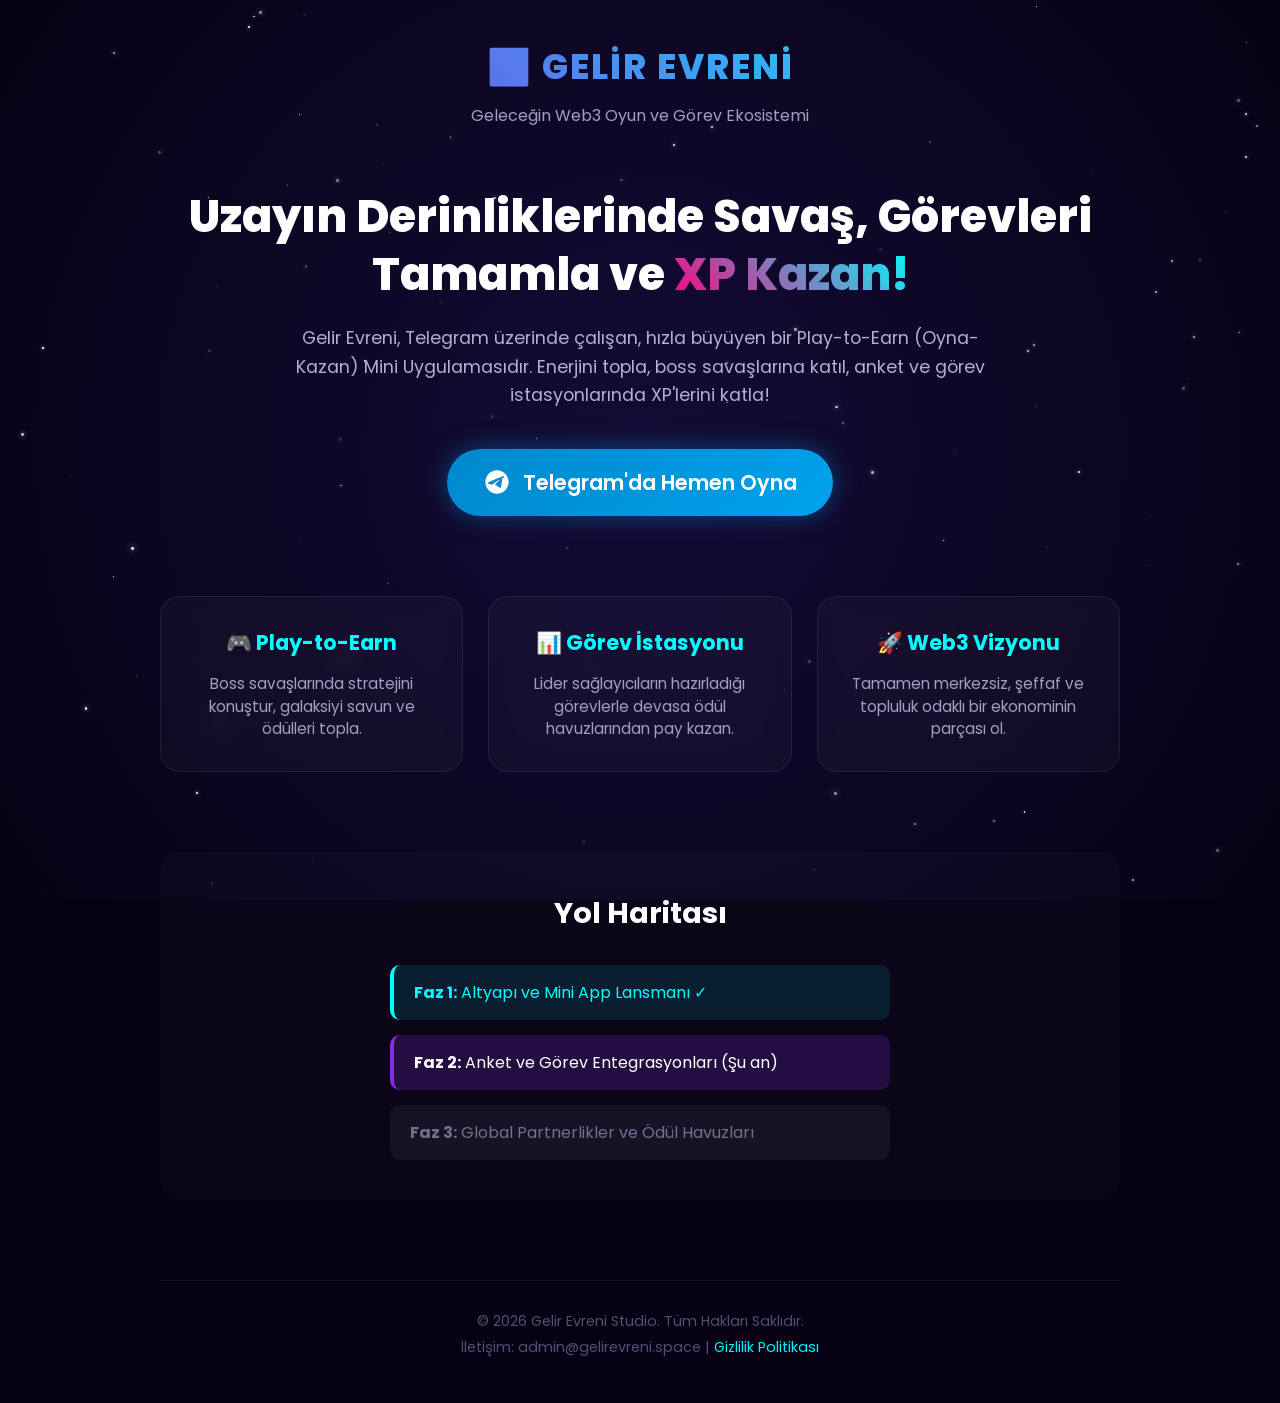
<file: index.html>
<!DOCTYPE html>
<html lang="tr">
<head>
    <meta charset="UTF-8">
    <meta name="viewport" content="width=device-width, initial-scale=1.0">
    <title>Gelir Evreni - Telegram Web3 Ekosistemi</title>
    <link rel="stylesheet" href="style.css">
    <link href="https://fonts.googleapis.com/css2?family=Poppins:wght@300;400;600;800&display=swap" rel="stylesheet">
</head>
<body>

    <div class="space-bg"></div>

    <div class="container">
        <header>
            <div class="logo">🌌 Gelir Evreni</div>
            <p class="tagline">Geleceğin Web3 Oyun ve Görev Ekosistemi</p>
        </header>

        <main class="hero">
            <h1>Uzayın Derinliklerinde Savaş, Görevleri Tamamla ve <span class="highlight">XP Kazan!</span></h1>
            <p class="description">
                Gelir Evreni, Telegram üzerinde çalışan, hızla büyüyen bir Play-to-Earn (Oyna-Kazan) Mini Uygulamasıdır. 
                Enerjini topla, boss savaşlarına katıl, anket ve görev istasyonlarında XP'lerini katla!
            </p>

            <a href="https://t.me/gelirevreni_bot" target="_blank" class="cta-button">
                <svg viewBox="0 0 24 24" class="tg-icon"><path d="M12 2C6.48 2 2 6.48 2 12s4.48 10 10 10 10-4.48 10-10S17.52 2 12 2zm4.64 6.8c-.15 1.58-.8 5.42-1.13 7.19-.14.75-.42 1-.68 1.03-.58.05-1.02-.38-1.58-.75-.88-.58-1.38-.94-2.23-1.5-1-.65-.35-1 .22-1.62.15-.15 2.7-2.46 2.75-2.67.01-.03.01-.15-.06-.21-.07-.06-.17-.04-.25-.02-.11.02-1.83 1.16-5.16 3.41-.49.33-.93.5-1.33.49-.44-.01-1.29-.25-1.92-.45-.77-.25-1.39-.39-1.34-.83.03-.23.35-.46.97-.71 3.8-1.65 6.33-2.74 7.6-3.27 3.61-1.51 4.36-1.77 4.85-1.78.11 0 .35.03.5.16.13.1.17.24.19.34.02.13.03.38.01.55z"/></svg>
                Telegram'da Hemen Oyna
            </a>
        </main>

        <section class="features">
            <div class="card">
                <h3>🎮 Play-to-Earn</h3>
                <p>Boss savaşlarında stratejini konuştur, galaksiyi savun ve ödülleri topla.</p>
            </div>
            <div class="card">
                <h3>📊 Görev İstasyonu</h3>
                <p>Lider sağlayıcıların hazırladığı görevlerle devasa ödül havuzlarından pay kazan.</p>
            </div>
            <div class="card">
                <h3>🚀 Web3 Vizyonu</h3>
                <p>Tamamen merkezsiz, şeffaf ve topluluk odaklı bir ekonominin parçası ol.</p>
            </div>
        </section>

        <section class="roadmap">
            <h2>Yol Haritası</h2>
            <div class="timeline">
                <div class="step done"><strong>Faz 1:</strong> Altyapı ve Mini App Lansmanı ✓</div>
                <div class="step active"><strong>Faz 2:</strong> Anket ve Görev Entegrasyonları (Şu an)</div>
                <div class="step"><strong>Faz 3:</strong> Global Partnerlikler ve Ödül Havuzları</div>
            </div>
        </section>

        <footer>
            <p>&copy; 2026 Gelir Evreni Studio. Tüm Hakları Saklıdır.</p>
            <p>İletişim: admin@gelirevreni.space | <a href="privacy.html" style="color: #00f0ff; text-decoration: none;">Gizlilik Politikası</a></p>
        </footer>
    </div>
<script src="index.js"></script>
</body>
</html>
</file>
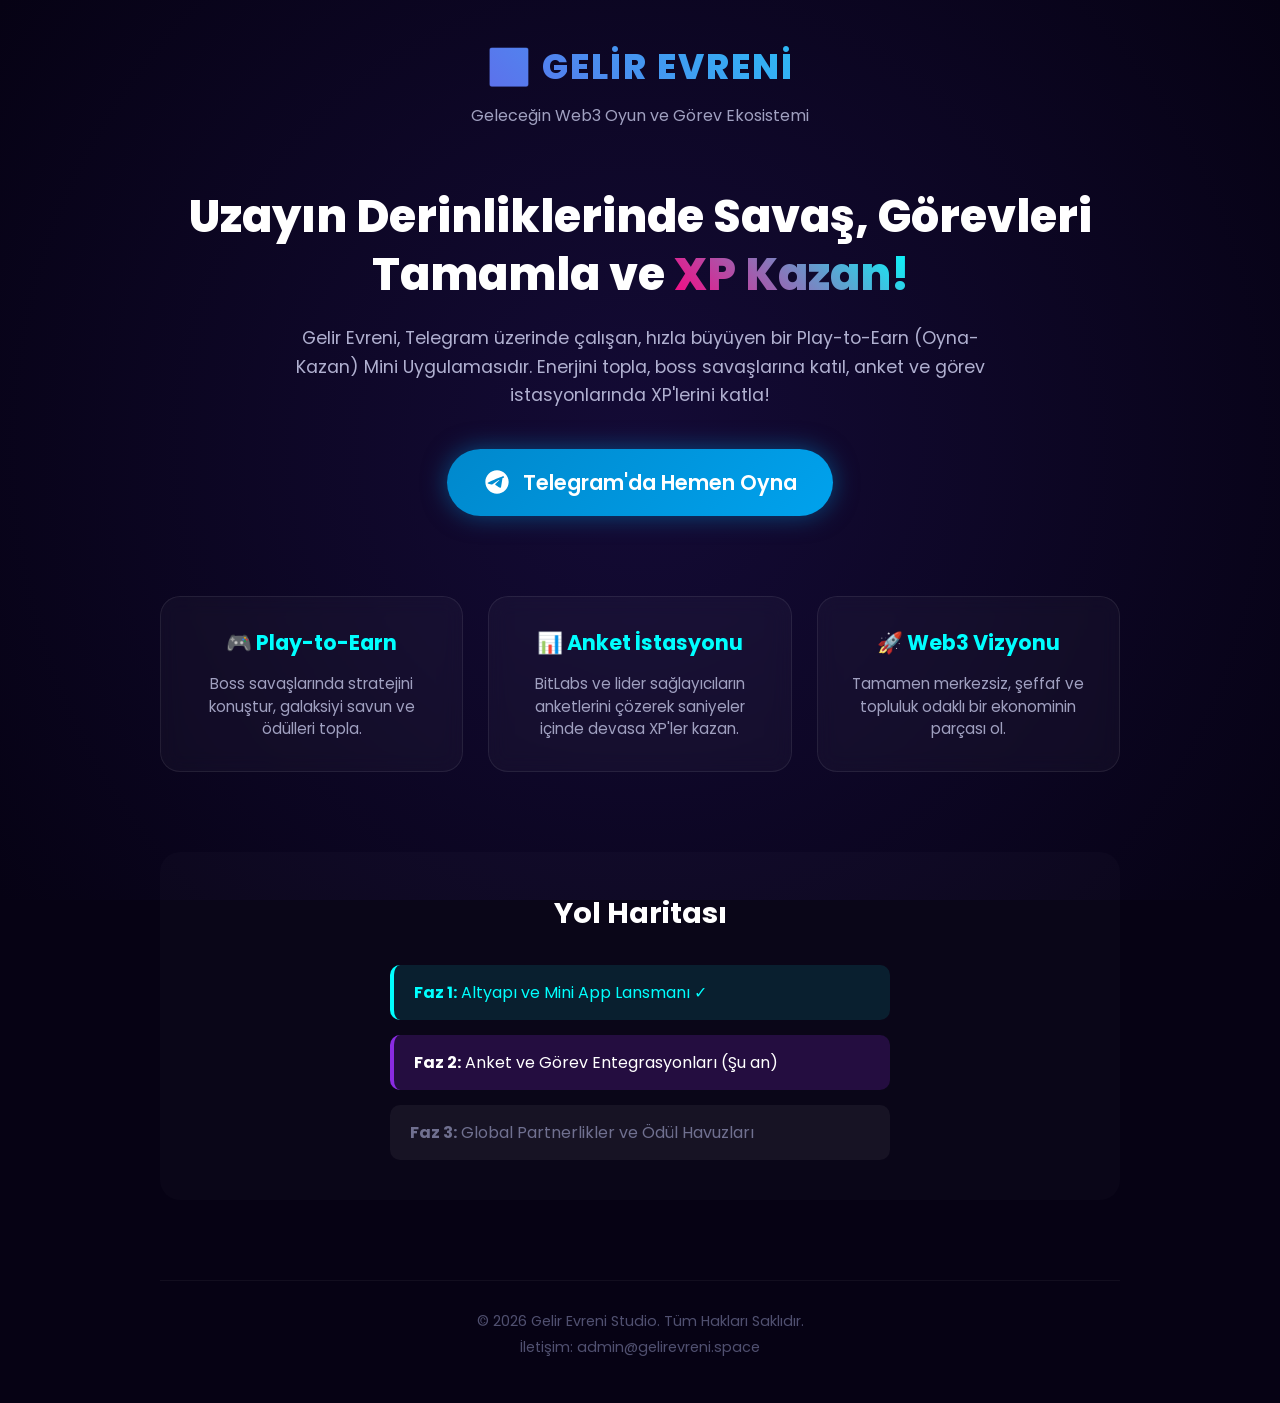
<file: İndex.html>
<!DOCTYPE html>
<html lang="tr">
<head>
    <meta charset="UTF-8">
    <meta name="viewport" content="width=device-width, initial-scale=1.0">
    <title>Gelir Evreni - Telegram Web3 Ekosistemi</title>
    <link rel="stylesheet" href="style.css">
    <link href="https://fonts.googleapis.com/css2?family=Poppins:wght@300;400;600;800&display=swap" rel="stylesheet">
</head>
<body>

    <div class="space-bg"></div>

    <div class="container">
        <header>
            <div class="logo">🌌 Gelir Evreni</div>
            <p class="tagline">Geleceğin Web3 Oyun ve Görev Ekosistemi</p>
        </header>

        <main class="hero">
            <h1>Uzayın Derinliklerinde Savaş, Görevleri Tamamla ve <span class="highlight">XP Kazan!</span></h1>
            <p class="description">
                Gelir Evreni, Telegram üzerinde çalışan, hızla büyüyen bir Play-to-Earn (Oyna-Kazan) Mini Uygulamasıdır. 
                Enerjini topla, boss savaşlarına katıl, anket ve görev istasyonlarında XP'lerini katla!
            </p>

            <a href="https://t.me/gelirevreni_bot" target="_blank" class="cta-button">
                <svg viewBox="0 0 24 24" class="tg-icon"><path d="M12 2C6.48 2 2 6.48 2 12s4.48 10 10 10 10-4.48 10-10S17.52 2 12 2zm4.64 6.8c-.15 1.58-.8 5.42-1.13 7.19-.14.75-.42 1-.68 1.03-.58.05-1.02-.38-1.58-.75-.88-.58-1.38-.94-2.23-1.5-1-.65-.35-1 .22-1.62.15-.15 2.7-2.46 2.75-2.67.01-.03.01-.15-.06-.21-.07-.06-.17-.04-.25-.02-.11.02-1.83 1.16-5.16 3.41-.49.33-.93.5-1.33.49-.44-.01-1.29-.25-1.92-.45-.77-.25-1.39-.39-1.34-.83.03-.23.35-.46.97-.71 3.8-1.65 6.33-2.74 7.6-3.27 3.61-1.51 4.36-1.77 4.85-1.78.11 0 .35.03.5.16.13.1.17.24.19.34.02.13.03.38.01.55z"/></svg>
                Telegram'da Hemen Oyna
            </a>
        </main>

        <section class="features">
            <div class="card">
                <h3>🎮 Play-to-Earn</h3>
                <p>Boss savaşlarında stratejini konuştur, galaksiyi savun ve ödülleri topla.</p>
            </div>
            <div class="card">
                <h3>📊 Anket İstasyonu</h3>
                <p>BitLabs ve lider sağlayıcıların anketlerini çözerek saniyeler içinde devasa XP'ler kazan.</p>
            </div>
            <div class="card">
                <h3>🚀 Web3 Vizyonu</h3>
                <p>Tamamen merkezsiz, şeffaf ve topluluk odaklı bir ekonominin parçası ol.</p>
            </div>
        </section>

        <section class="roadmap">
            <h2>Yol Haritası</h2>
            <div class="timeline">
                <div class="step done"><strong>Faz 1:</strong> Altyapı ve Mini App Lansmanı ✓</div>
                <div class="step active"><strong>Faz 2:</strong> Anket ve Görev Entegrasyonları (Şu an)</div>
                <div class="step"><strong>Faz 3:</strong> Global Partnerlikler ve Ödül Havuzları</div>
            </div>
        </section>

        <footer>
            <p>&copy; 2026 Gelir Evreni Studio. Tüm Hakları Saklıdır.</p>
            <p>İletişim: admin@gelirevreni.space</p>
        </footer>
    </div>

</body>
</html>
</file>
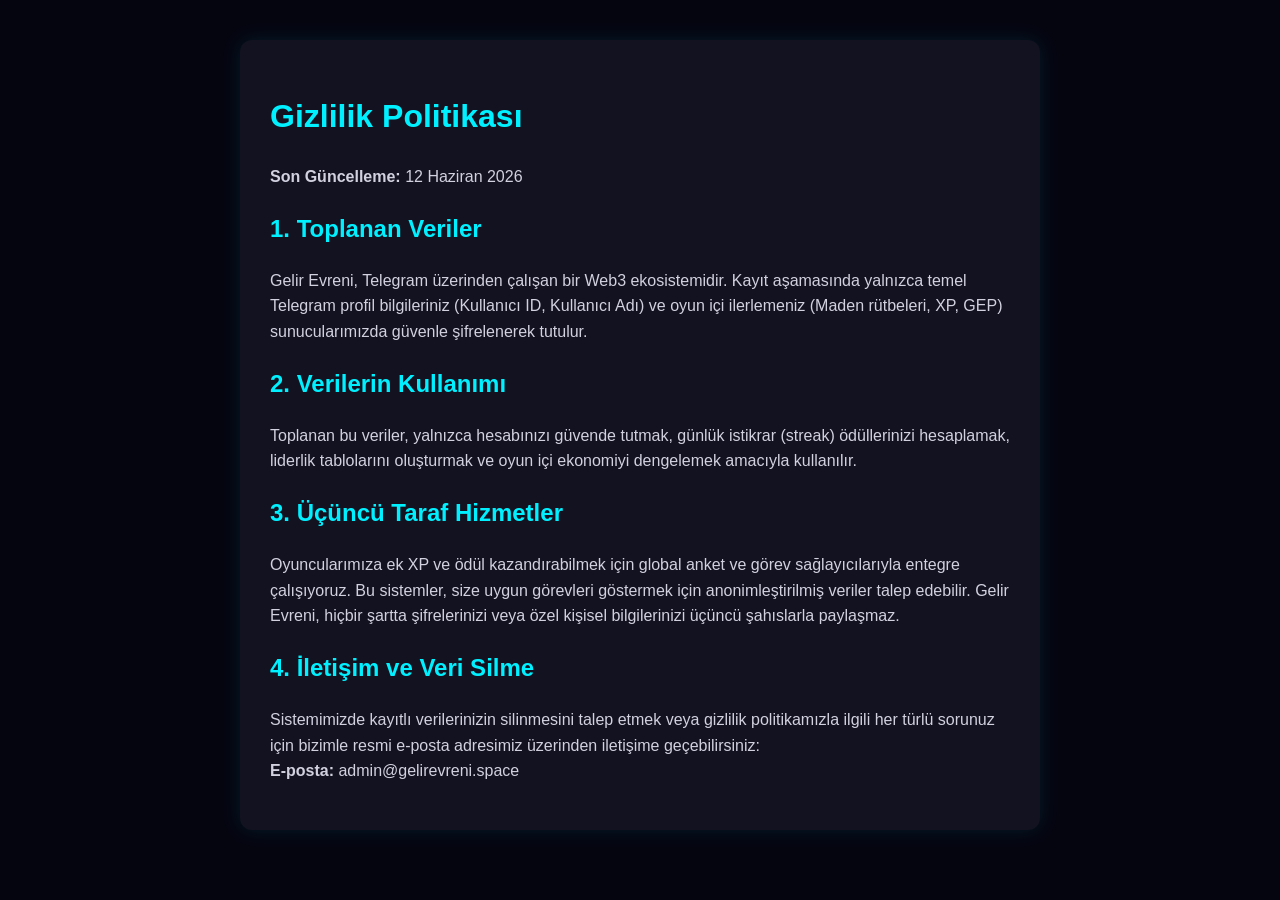
<file: privacy.html>
<!DOCTYPE html>
<html lang="tr">
<head>
    <meta charset="UTF-8">
    <meta name="viewport" content="width=device-width, initial-scale=1.0">
    <title>Gizlilik Politikası - Gelir Evreni</title>
    <style>
        body {
            background-color: #050510;
            color: #d1d1e0;
            font-family: 'Segoe UI', Tahoma, Geneva, Verdana, sans-serif;
            line-height: 1.6;
            padding: 40px 20px;
            max-width: 800px;
            margin: 0 auto;
        }
        h1, h2 { color: #00f0ff; }
        a { color: #ff007f; text-decoration: none; }
        .container { 
            background: #121220; 
            padding: 30px; 
            border-radius: 12px;
            box-shadow: 0 0 20px rgba(0, 240, 255, 0.1);
        }
    </style>
</head>
<body>
    <div class="container">
        <h1>Gizlilik Politikası</h1>
        <p><strong>Son Güncelleme:</strong> 12 Haziran 2026</p>
        
        <h2>1. Toplanan Veriler</h2>
        <p>Gelir Evreni, Telegram üzerinden çalışan bir Web3 ekosistemidir. Kayıt aşamasında yalnızca temel Telegram profil bilgileriniz (Kullanıcı ID, Kullanıcı Adı) ve oyun içi ilerlemeniz (Maden rütbeleri, XP, GEP) sunucularımızda güvenle şifrelenerek tutulur.</p>
        
        <h2>2. Verilerin Kullanımı</h2>
        <p>Toplanan bu veriler, yalnızca hesabınızı güvende tutmak, günlük istikrar (streak) ödüllerinizi hesaplamak, liderlik tablolarını oluşturmak ve oyun içi ekonomiyi dengelemek amacıyla kullanılır.</p>
        
        <h2>3. Üçüncü Taraf Hizmetler</h2>
        <p>Oyuncularımıza ek XP ve ödül kazandırabilmek için global anket ve görev sağlayıcılarıyla entegre çalışıyoruz. Bu sistemler, size uygun görevleri göstermek için anonimleştirilmiş veriler talep edebilir. Gelir Evreni, hiçbir şartta şifrelerinizi veya özel kişisel bilgilerinizi üçüncü şahıslarla paylaşmaz.</p>
        
        <h2>4. İletişim ve Veri Silme</h2>
        <p>Sistemimizde kayıtlı verilerinizin silinmesini talep etmek veya gizlilik politikamızla ilgili her türlü sorunuz için bizimle resmi e-posta adresimiz üzerinden iletişime geçebilirsiniz:<br>
        <strong>E-posta:</strong> admin@gelirevreni.space</p>
    </div>
</body>
</html>
</file>
<file: style.css>
/* Temel Sıfırlamalar */
* {
    margin: 0;
    padding: 0;
    box-sizing: border-box;
    font-family: 'Poppins', sans-serif;
}

body {
    background-color: #060214;
    color: #ffffff;
    overflow-x: hidden;
    min-height: 100vh;
}

/* Animasyonlu Canlı Uzay Arka Planı */
.space-bg {
    position: fixed;
    top: 0;
    left: 0;
    width: 100%;
    height: 100%;
    background: radial-gradient(circle at 50% 50%, #140b36 0%, #060214 100%);
    z-index: -1;
}

/* Kapsayıcı */
.container {
    max-width: 1000px;
    margin: 0 auto;
    padding: 40px 20px;
    text-align: center;
}

/* Header */
header {
    margin-bottom: 60px;
}

.logo {
    font-size: 2.2rem;
    font-weight: 800;
    letter-spacing: 2px;
    text-transform: uppercase;
    background: linear-gradient(45deg, #8a2be2, #00ffff);
    -webkit-background-clip: text;
    -webkit-text-fill-color: transparent;
}

.tagline {
    font-size: 1rem;
    color: #a0a0c0;
    margin-top: 10px;
}

/* Hero Section */
.hero h1 {
    font-size: 2.8rem;
    font-weight: 800;
    line-height: 1.3;
    margin-bottom: 20px;
}

.highlight {
    background: linear-gradient(45deg, #ff007f, #00ffff);
    -webkit-background-clip: text;
    -webkit-text-fill-color: transparent;
}

.description {
    font-size: 1.1rem;
    color: #b0b0d0;
    max-width: 700px;
    margin: 0 auto 40px auto;
    line-height: 1.6;
}

/* Dev Telegram Butonu */
.cta-button {
    display: inline-flex;
    align-items: center;
    gap: 12px;
    background: linear-gradient(135deg, #0088cc 0%, #00a2ed 100%);
    color: white;
    text-decoration: none;
    padding: 18px 36px;
    font-size: 1.3rem;
    font-weight: 600;
    border-radius: 50px;
    box-shadow: 0 0 25px rgba(0, 136, 204, 0.5);
    transition: transform 0.3s ease, box-shadow 0.3s ease;
}

.cta-button:hover {
    transform: scale(1.05);
    box-shadow: 0 0 35px rgba(0, 136, 204, 0.8);
}

.tg-icon {
    width: 28px;
    height: 28px;
    fill: white;
}

/* Özellik Kartları (Features) */
.features {
    display: grid;
    grid-template-columns: repeat(auto-fit, minmax(280px, 1fr));
    gap: 25px;
    margin: 80px 0;
}

.card {
    background: rgba(255, 255, 255, 0.03);
    border: 1px solid rgba(255, 255, 255, 0.08);
    padding: 30px;
    border-radius: 20px;
    backdrop-filter: blur(10px);
    transition: border 0.3s ease;
}

.card:hover {
    border-color: #8a2be2;
}

.card h3 {
    font-size: 1.3rem;
    margin-bottom: 15px;
    color: #00ffff;
}

.card p {
    color: #a0a0c0;
    font-size: 0.95rem;
    line-height: 1.5;
}

/* Yol Haritası (Roadmap) */
.roadmap {
    margin: 60px 0;
    background: rgba(255, 255, 255, 0.02);
    padding: 40px;
    border-radius: 20px;
}

.roadmap h2 {
    margin-bottom: 30px;
    font-size: 1.8rem;
}

.timeline {
    display: flex;
    flex-direction: column;
    gap: 15px;
    max-width: 500px;
    margin: 0 auto;
    text-align: left;
}

.step {
    padding: 15px 20px;
    border-radius: 10px;
    background: rgba(255, 255, 255, 0.05);
    color: #707090;
}

.step.done {
    background: rgba(0, 255, 255, 0.1);
    color: #00ffff;
    border-left: 4px solid #00ffff;
}

.step.active {
    background: rgba(138, 43, 226, 0.2);
    color: #ffffff;
    border-left: 4px solid #8a2be2;
}

/* Footer */
footer {
    margin-top: 80px;
    border-top: 1px solid rgba(255, 255, 255, 0.05);
    padding-top: 30px;
    color: #505070;
    font-size: 0.9rem;
}

footer p {
    margin-bottom: 5px;
}

/* Mobil Uyum Tasarımı */
@media (max-width: 768px) {
    .hero h1 { font-size: 2rem; }
    .description { font-size: 1rem; }
    .cta-button { font-size: 1.1rem; padding: 15px 30px; }
}
@keyframes twinkle {
    0% { opacity: 0.2; transform: scale(0.8); }
    100% { opacity: 1; transform: scale(1.2); }
}
</file>
